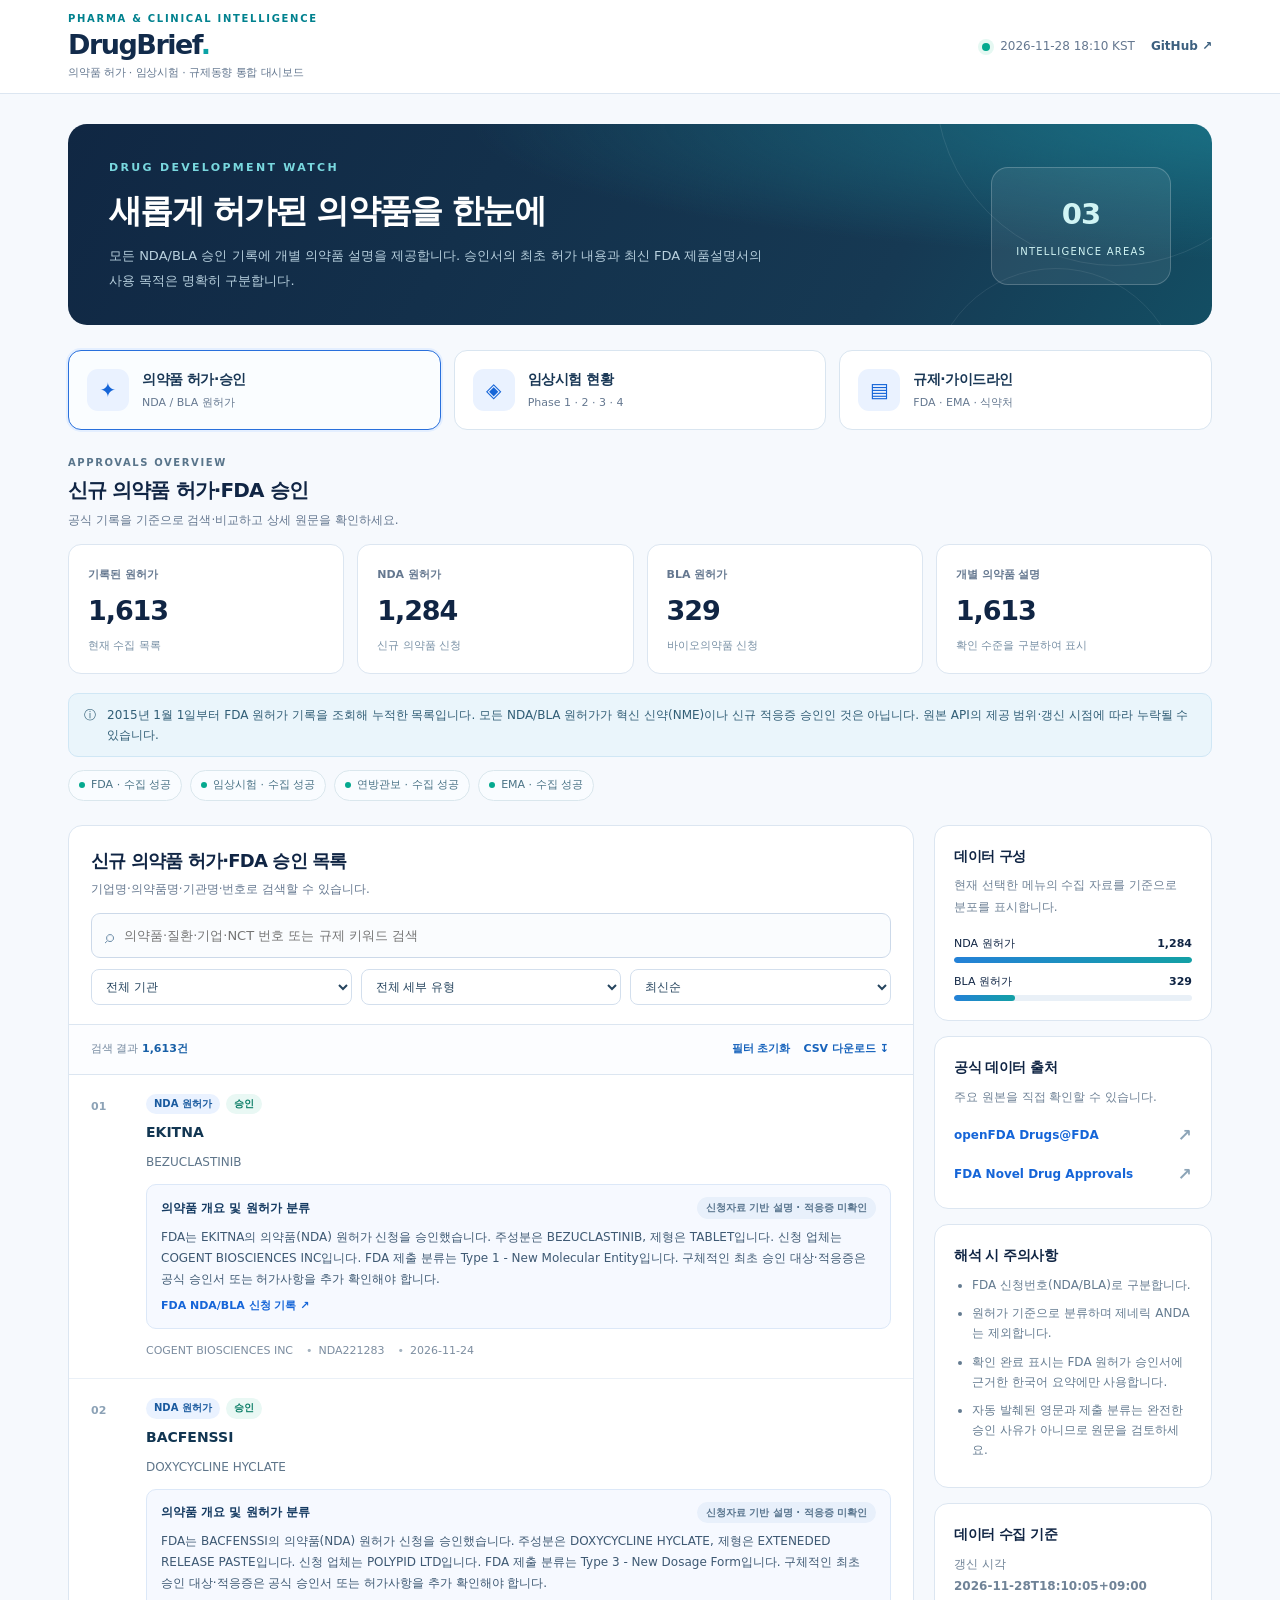
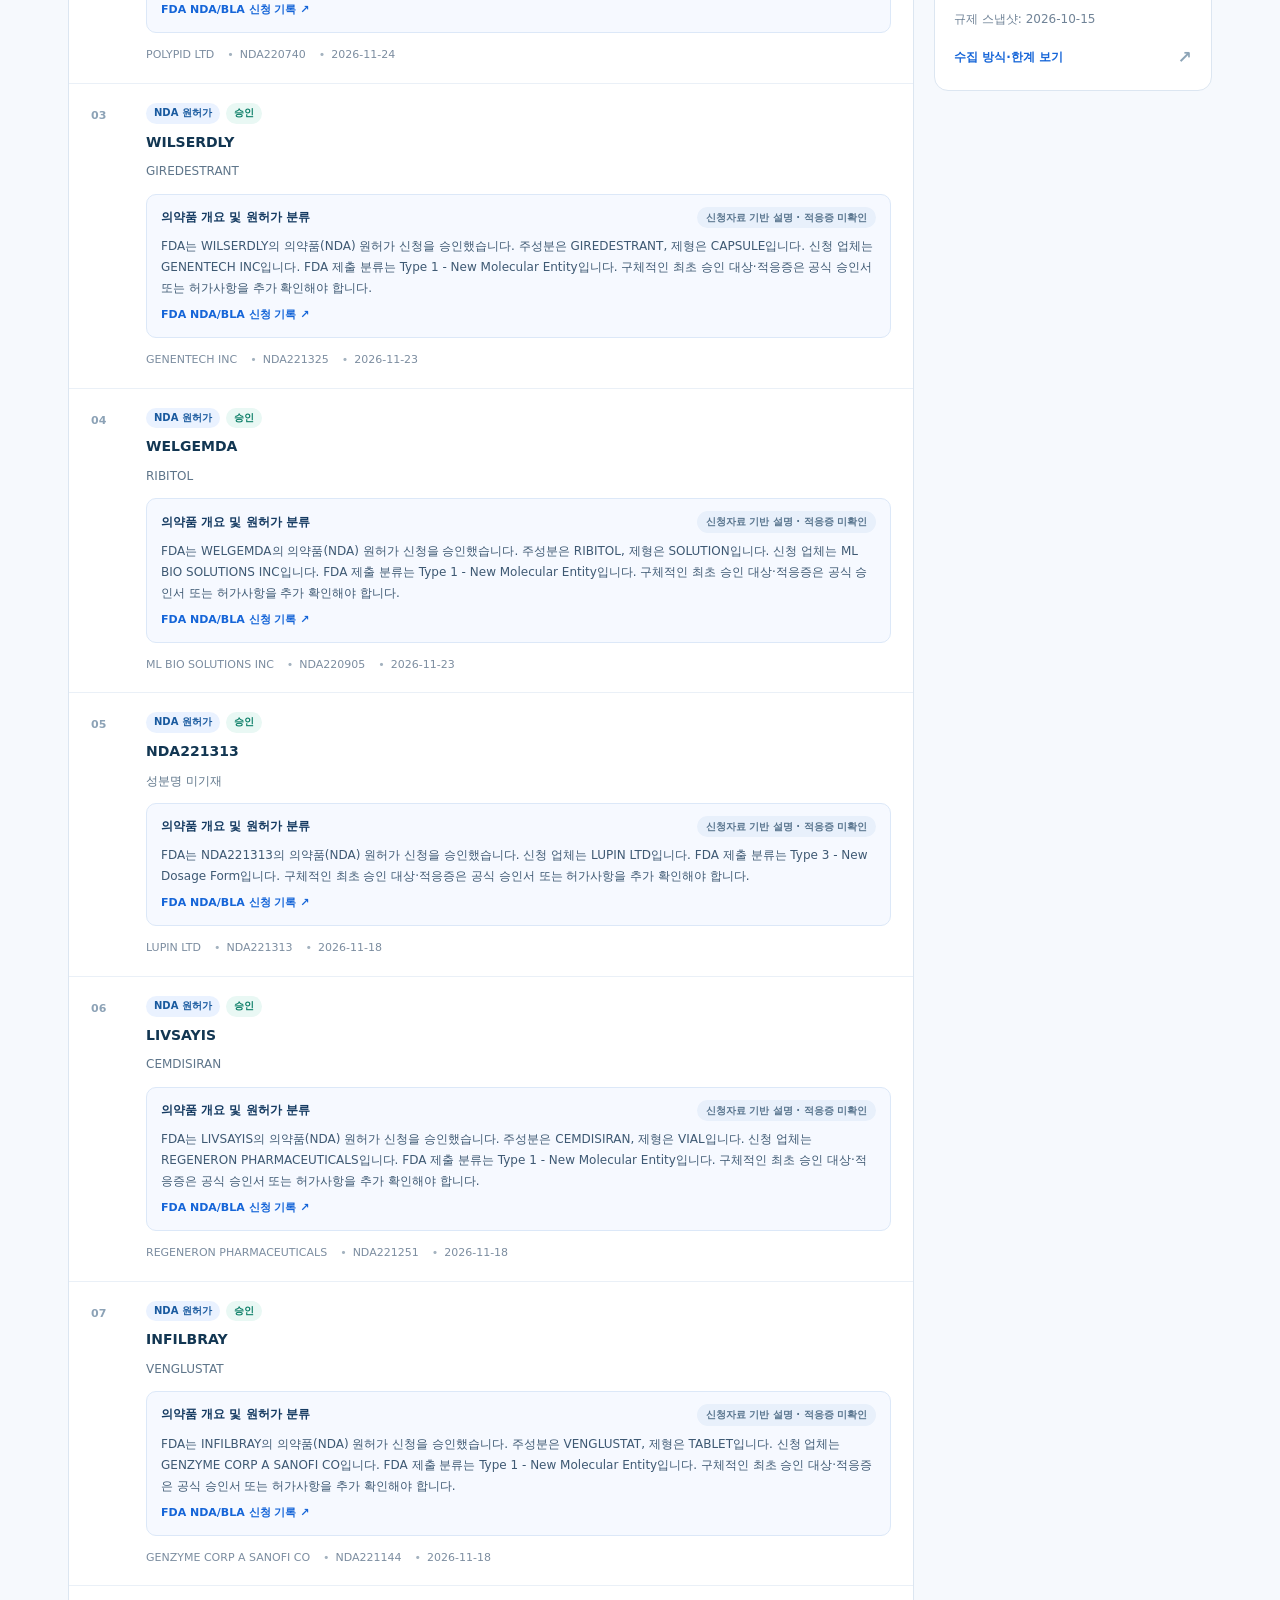
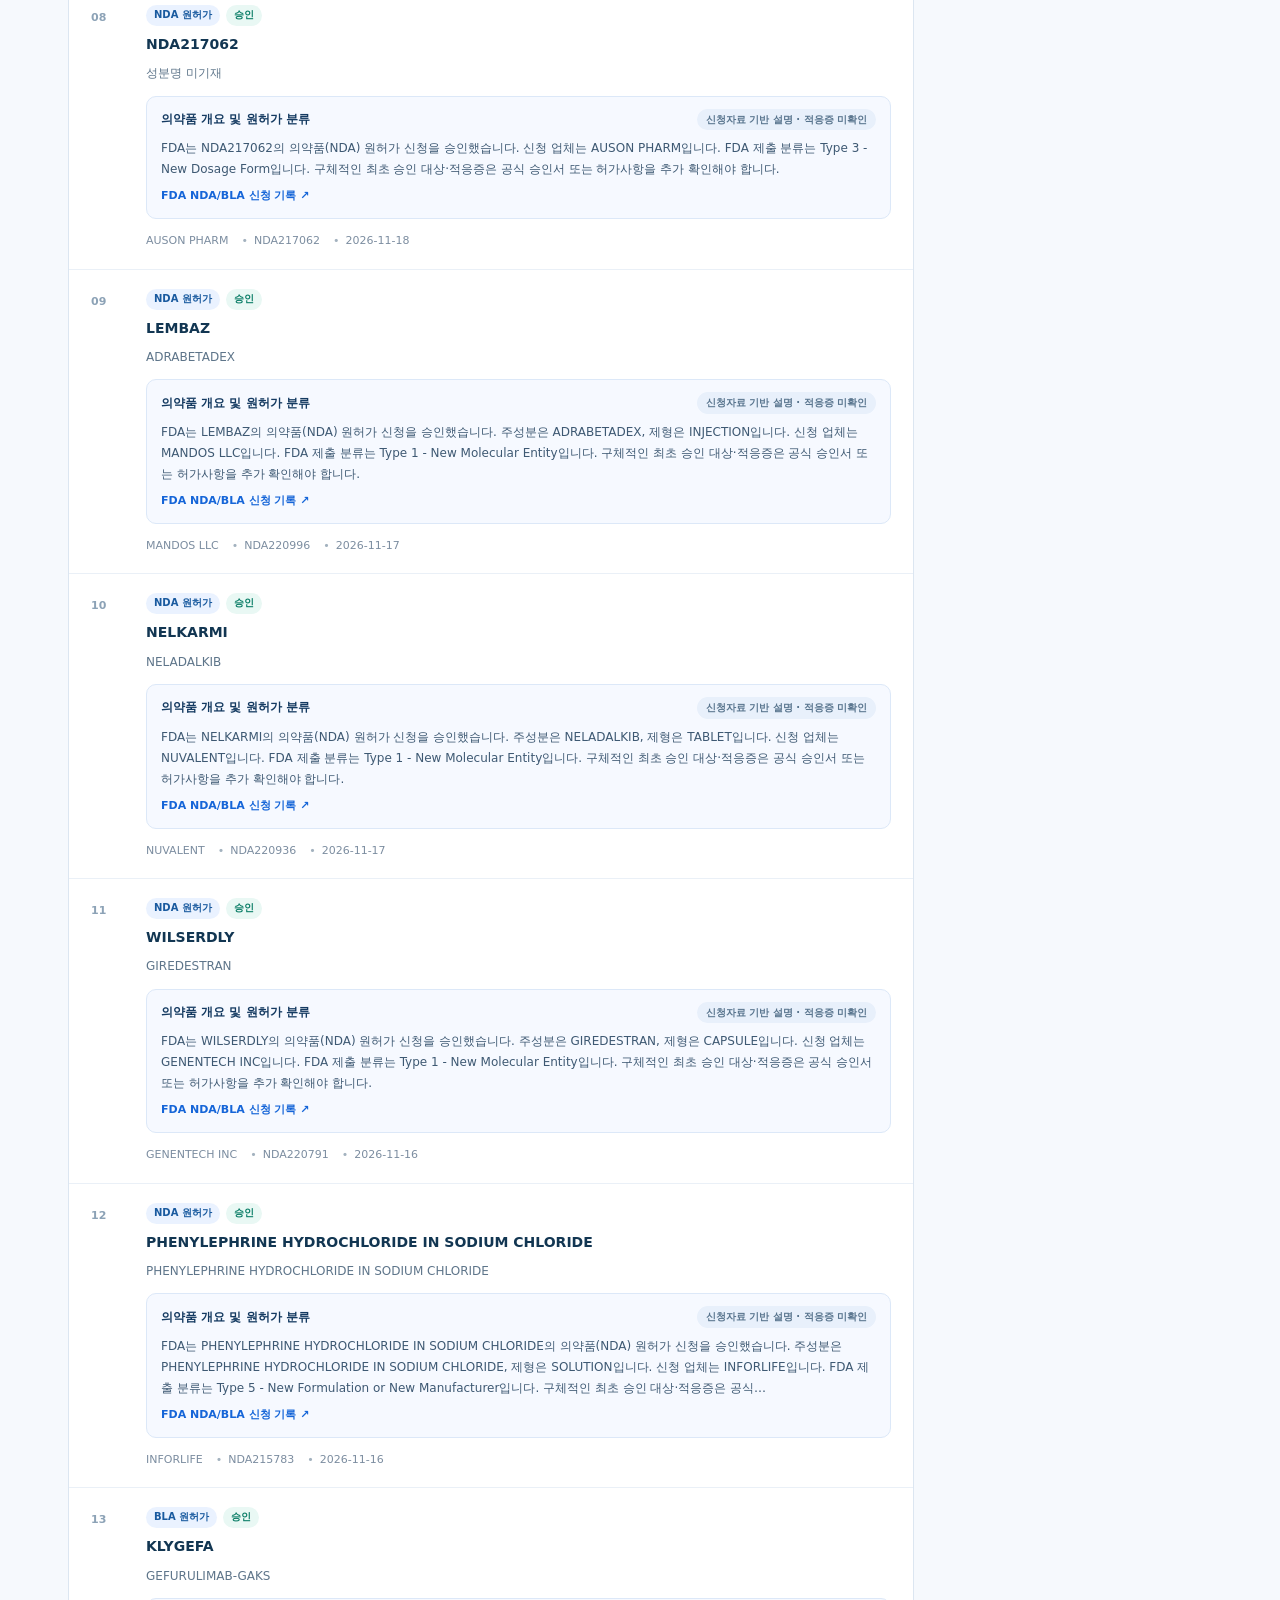
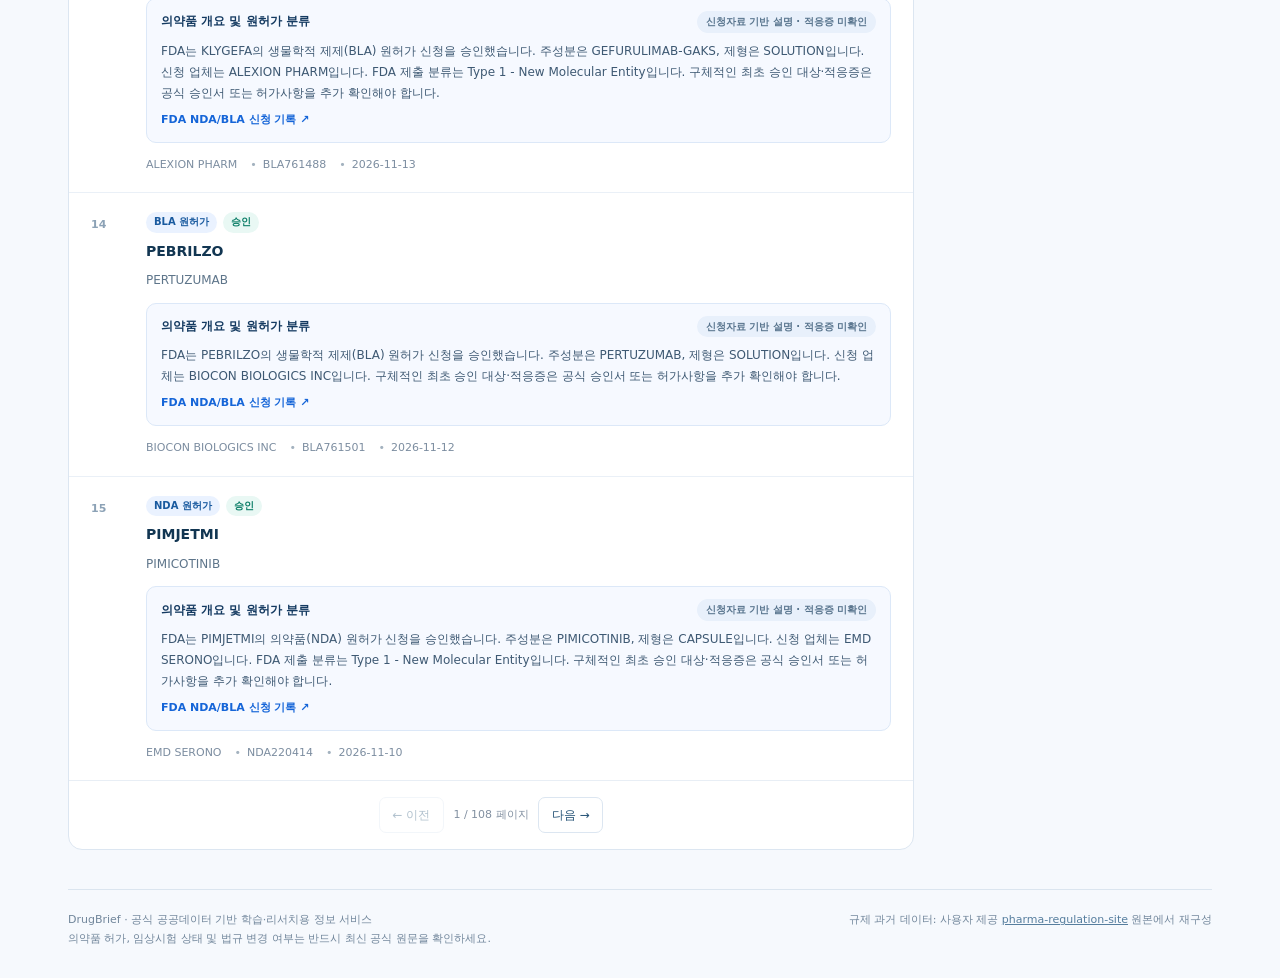
<file: index.html>
<!doctype html>
<html lang="ko">
<head>
  <meta charset="utf-8">
  <meta name="viewport" content="width=device-width,initial-scale=1">
  <meta name="description" content="DrugBrief: 신규 의약품 허가, FDA 승인, 글로벌 임상시험 및 규제·가이드라인 변경 정보 검색 대시보드">
  <meta name="theme-color" content="#102544">
  <title>DrugBrief | 의약품 허가·임상시험·규제 인텔리전스</title>
  <link rel="stylesheet" href="./assets/app.css">
</head>
<body>
  <div id="app">
    <div class="bootstrap"><span class="spinner"></span> 공식 자료를 준비하고 있습니다…</div>
  </div>
  <script src="./assets/app.js" defer></script>
</body>
</html>
</file>
<file: assets/app.css>
:root{--blue:#1565d8;--navy:#102544;--muted:#657890;--line:#dce6f1;--pale:#f6f9fd;--surface:#fff;--teal:#008d98;--font:Inter,Pretendard,"Apple SD Gothic Neo","Malgun Gothic",system-ui,sans-serif}*{box-sizing:border-box}html{scroll-behavior:smooth}body{margin:0;background:var(--pale);color:var(--navy);font:14px/1.68 var(--font)}button,input,select{font:inherit}button{cursor:pointer}a{color:var(--blue)}a:hover{text-decoration:underline}.container{max-width:1200px;margin:0 auto;padding:0 28px}.site-header{background:var(--surface);border-bottom:1px solid var(--line)}.header-inner{display:flex;align-items:center;justify-content:space-between;gap:22px;min-height:93px}.brand{display:flex;flex-direction:column;text-decoration:none;gap:2px}.brand .eyebrow{font-size:10px;letter-spacing:.17em;color:#00818e;font-weight:800}.brand strong{font-size:27px;line-height:1.2;letter-spacing:-.055em;color:#122b4b}.brand small{font-size:11px;color:var(--muted);letter-spacing:-.015em}.header-status{display:flex;align-items:center;gap:10px;font-size:12px;color:var(--muted)}.live-dot{width:8px;height:8px;border-radius:50%;background:#a6afb9;box-shadow:0 0 0 4px #eef2f6;flex:none}.live-dot.good{background:#05a98f;box-shadow:0 0 0 4px #e5f8f2}.top-links{display:flex;align-items:center;gap:16px}.top-links a{font-size:12px;color:#3c607f;text-decoration:none;font-weight:600}.hero{margin:30px 0 25px;padding:35px 41px 32px;border-radius:19px;color:white;background:radial-gradient(ellipse at 110% 0%,#1a7387 0,transparent 48%),linear-gradient(120deg,#102743 0%,#163953 72%,#134e63 100%);position:relative;overflow:hidden;display:grid;grid-template-columns:minmax(0,1fr) auto;align-items:center;gap:26px}.hero:before{content:"";position:absolute;border:1px solid #ffffff17;border-radius:50%;width:360px;height:360px;right:-85px;top:-220px}.hero:after{content:"";position:absolute;border:1px solid #ffffff15;border-radius:50%;width:250px;height:250px;right:30px;bottom:-195px}.hero>*{position:relative;z-index:1}.hero-label{color:#79d8df;font-size:11px;letter-spacing:.21em;font-weight:700}.hero h1{font-size:clamp(22px,3vw,33px);letter-spacing:-.052em;line-height:1.35;margin:12px 0 10px}.hero p{font-size:13px;color:#b8d0de;max-width:670px;margin:0;line-height:1.9}.hero-mark{border:1px solid #ffffff35;background:#ffffff13;padding:22px 24px;border-radius:17px;color:#d0f4f4;text-align:center;min-width:162px}.hero-mark b{font-size:29px;display:block;letter-spacing:-.03em}.hero-mark span{font-size:10px;letter-spacing:.12em}.tabs{display:grid;grid-template-columns:repeat(3,minmax(0,1fr));gap:13px;margin:0 0 20px}.tab{border:1px solid #d9e5f0;background:#fff;padding:17px 18px;border-radius:13px;display:flex;align-items:center;text-align:left;gap:13px;color:#193755;transition:border-color .18s,box-shadow .18s,transform .18s}.tab:hover{border-color:#a6bddd;transform:translateY(-1px)}.tab.active{border-color:#2970dc;box-shadow:0 0 0 2px #e4efff;background:#fafdff}.tab-icon{font-size:20px;display:grid;place-items:center;width:42px;height:42px;background:#eaf2ff;color:var(--blue);border-radius:11px;flex:none}.tab b{display:block;font-size:14px;letter-spacing:-.035em}.tab small{display:block;font-size:11px;color:var(--muted);margin-top:2px}.section-kicker{color:#59758b;text-transform:uppercase;font-size:10px;letter-spacing:.16em;font-weight:750}.section-heading{display:flex;justify-content:space-between;align-items:end;gap:12px;margin:15px 0 13px}.section-heading h2{margin:0;font-size:20px;letter-spacing:-.045em}.section-heading p{margin:3px 0 0;font-size:12px;color:var(--muted)}.stats{display:grid;grid-template-columns:repeat(4,minmax(0,1fr));gap:13px}.stat{background:white;border:1px solid var(--line);border-radius:13px;padding:17px 19px;min-height:102px}.stat-label{font-size:11px;color:var(--muted);font-weight:600}.stat strong{font-size:27px;display:block;letter-spacing:-.04em;margin:3px 0 -1px}.stat small{font-size:11px;color:#7890a5}.alert{display:flex;gap:11px;align-items:start;padding:11px 15px;border-radius:10px;background:#eaf5fb;border:1px solid #d0e7f5;margin:19px 0 0;color:#315e76;font-size:12px}.alert.warning{background:#fff7ea;border-color:#f6e4c6;color:#92602c}.alert strong{font-weight:700}.status-tags{display:flex;flex-wrap:wrap;align-items:center;gap:8px;margin:13px 0 24px}.source-status{font-size:11px;color:#497285;padding:5px 10px;border:1px solid #dae7ed;border-radius:999px;background:#f9fcff}.source-status .mini-dot{display:inline-block;border-radius:50%;height:6px;width:6px;background:#94a3b8;margin-right:6px}.source-status.ok .mini-dot{background:#05a98f}.source-status.stale .mini-dot,.source-status.error .mini-dot{background:#d89030}.content-grid{display:grid;grid-template-columns:minmax(0,1fr) 278px;align-items:start;gap:20px;margin-top:4px}.panel{background:white;border:1px solid var(--line);border-radius:14px;overflow:hidden}.panel-header{padding:20px 22px 14px}.panel-title{font-size:18px;letter-spacing:-.045em;font-weight:800}.panel-sub{font-size:12px;color:var(--muted);margin-top:3px}.filters{padding:0 22px 19px;border-bottom:1px solid var(--line)}.search{display:flex;align-items:center;gap:8px;border:1px solid #ccd9e9;background:#fafcfe;padding:0 13px;border-radius:9px;margin-bottom:11px}.search:focus-within{border-color:#2a72db;box-shadow:0 0 0 3px #eaf1fd}.search-icon{color:#7694ae;font-size:18px}.search input{background:transparent;border:0;outline:0;width:100%;height:43px;font-size:13px;min-width:0}.filter-row{display:grid;grid-template-columns:1fr 1fr 1fr;gap:9px}.filter-row select{background:white;border:1px solid #d3dfed;border-radius:8px;padding:9px 27px 9px 10px;min-width:0;width:100%;font-size:12px;color:#25445e}.filter-summary{display:flex;gap:10px;justify-content:space-between;align-items:center;flex-wrap:wrap;padding:13px 22px;background:#fcfdff;border-bottom:1px solid var(--line);color:#71869d;font-size:11px}.filter-summary strong{color:#175fa7}.action-buttons{display:flex;gap:9px}.text-button{background:none;color:#1763bc;border:0;font-size:11px;font-weight:750;padding:2px}.records{min-height:140px}.record{display:grid;grid-template-columns:44px minmax(0,1fr);gap:11px;padding:19px 22px 18px;border-bottom:1px solid #eaf0f7}.record:last-child{border-bottom:0}.record-number{font-size:11px;color:#8ca2b6;font-weight:700;margin-top:4px;font-variant-numeric:tabular-nums}.record-top{display:flex;align-items:center;gap:6px;flex-wrap:wrap;margin-bottom:7px}.pill{font-size:10px;font-weight:750;padding:2px 8px;border-radius:99px;color:#195a9f;background:#eaf2ff}.pill.green{background:#e9f8f4;color:#087c65}.pill.amber{color:#956116;background:#fff5e4}.pill.gray{color:#64748b;background:#eef2f6}.record .record-title{margin:0;font-size:14px;color:#123652;font-weight:750;line-height:1.58;overflow-wrap:anywhere;text-align:left;background:none;border:0;padding:0;max-width:100%}.record-title:hover{color:var(--blue);text-decoration:underline}.record-desc{font-size:12px;color:#5e758a;margin:7px 0 9px;line-height:1.78;display:-webkit-box;-webkit-line-clamp:2;-webkit-box-orient:vertical;overflow:hidden;overflow-wrap:anywhere}.record-meta{color:#7c8da0;font-size:11px;display:flex;gap:13px;flex-wrap:wrap}.record-meta span:before{content:"•";margin-right:6px;color:#a3b2bf}.record-meta span:first-child:before{content:"";margin:0}.empty{padding:49px 28px;text-align:center;color:#7890a3}.empty strong{font-size:16px;color:#234869;display:block;margin-bottom:7px}.pagination{display:flex;gap:9px;align-items:center;justify-content:center;border-top:1px solid #e8eef5;padding:16px}.pagination button{background:#fff;border:1px solid var(--line);padding:7px 13px;border-radius:7px;color:#245276;font-size:12px}.pagination button:disabled{opacity:.35;cursor:not-allowed}.pagination span{font-size:11px;color:#8290a1}.aside{display:grid;gap:15px}.aside .aside-block{padding:19px}.aside h3{font-size:14px;margin:0 0 7px;letter-spacing:-.035em}.aside p{font-size:12px;color:#708397;margin:0 0 12px;line-height:1.8}.bars{display:grid;gap:10px;margin-top:16px}.bar-top{display:flex;justify-content:space-between;gap:6px;font-size:11px;margin-bottom:4px}.bar-top span{overflow:hidden;text-overflow:ellipsis;white-space:nowrap}.bar-top b{font-size:11px;font-variant-numeric:tabular-nums}.bar-track{height:6px;background:#e9f0f7;border-radius:99px;overflow:hidden}.bar-track span{display:block;height:100%;background:linear-gradient(90deg,#2481d7,#13a0a5);border-radius:99px}.source-list{display:grid;gap:11px}.source-link{text-decoration:none;display:flex;gap:10px;align-items:center;justify-content:space-between;font-weight:600;font-size:12px}.source-link span{font-size:17px;color:#8ca4b7}.guide-list{margin:0;padding-left:18px;color:#647b90;font-size:12px}.guide-list li{margin:8px 0}.archive-switch{display:flex;align-items:center;gap:9px;justify-content:space-between;margin-top:13px;padding:10px 12px;background:#f4f8fc;border:1px solid #dce8f5;border-radius:10px}.archive-switch label{font-size:11px;color:#385a72;line-height:1.5}.archive-switch input{width:17px;height:17px;accent-color:#1565d8;cursor:pointer}.page-footer{margin:39px 0 30px;padding:21px 0 0;border-top:1px solid #dbe5ef;font-size:11px;color:#71869b;display:flex;gap:18px;align-items:start;justify-content:space-between}.page-footer a{color:#567e9e}.bootstrap{text-align:center;padding:120px 16px;color:#6c8296}.spinner{display:inline-block;width:13px;height:13px;margin-right:6px;border:2px solid #ccc;border-top-color:var(--blue);border-radius:50%;animation:spin 1s linear infinite}@keyframes spin{to{transform:rotate(360deg)}}.modal-overlay{position:fixed;inset:0;z-index:50;background:#0c213aa1;display:grid;place-items:center;padding:15px}.detail-modal{background:white;border-radius:17px;max-width:690px;width:100%;max-height:min(86vh,760px);overflow:auto;padding:29px 31px;box-shadow:0 26px 90px #11294454}.modal-head{display:flex;align-items:start;justify-content:space-between;gap:12px}.detail-modal h2{font-size:22px;line-height:1.45;margin:15px 0 17px;overflow-wrap:anywhere;letter-spacing:-.035em}.close{border:1px solid var(--line);border-radius:8px;background:white;width:34px;height:34px;font-size:22px;line-height:1;flex:none}.detail-summary{padding:14px 16px;background:#f6f9fc;border:1px solid #e3ebf3;border-radius:10px;color:#436079;white-space:pre-wrap;line-height:1.8;font-size:13px;overflow-wrap:anywhere}.detail-fields{display:grid;grid-template-columns:145px 1fr;gap:9px 13px;margin:22px 0}.detail-fields dt{color:#8394a8;font-size:12px}.detail-fields dd{margin:0;font-size:12px;color:#284b66;overflow-wrap:anywhere}.primary-link{display:inline-flex;text-decoration:none;align-items:center;gap:7px;border-radius:8px;padding:10px 15px;background:var(--blue);color:#fff;font-size:12px;font-weight:750}.primary-link:hover{text-decoration:none;background:#0c54c0}.disclaimer{font-size:11px;color:#7a8fa2;margin-top:17px}@media(max-width:980px){.container{padding:0 19px}.hero{padding:30px}.stats{grid-template-columns:repeat(2,1fr)}.content-grid{grid-template-columns:minmax(0,1fr)}.aside{grid-template-columns:repeat(2,minmax(0,1fr))}.tabs .tab-icon{width:35px;height:35px}.tab{padding:13px 10px;gap:9px}.tab b{font-size:12px}.tab small{font-size:10px}}@media(max-width:650px){.header-inner{align-items:start;flex-direction:column;gap:10px;padding-top:19px;padding-bottom:18px}.brand strong{font-size:23px}.top-links{width:100%;justify-content:space-between}.hero{margin:19px 0 16px;grid-template-columns:1fr;padding:26px 22px}.hero-mark{display:none}.tabs{gap:7px}.tab{display:grid;justify-items:center;text-align:center;padding:10px 5px}.tab .tab-icon{width:33px;height:33px;font-size:16px}.tab b{font-size:11px;line-height:1.35}.tab small{display:none}.stats{gap:8px}.stat{min-height:92px;padding:13px}.stat strong{font-size:24px}.filter-row{grid-template-columns:1fr 1fr}.filter-row select:last-child{grid-column:1/-1}.panel-header{padding:17px 16px}.filters{padding:0 16px 16px}.filter-summary{padding:13px 16px}.record{grid-template-columns:29px 1fr;gap:8px;padding:18px 15px}.record .record-title{font-size:13px}.aside{grid-template-columns:1fr}.page-footer{display:block}.page-footer div{margin-bottom:6px}.detail-modal{padding:22px 18px}.detail-fields{grid-template-columns:115px 1fr}.section-heading h2{font-size:17px}}@media(prefers-reduced-motion:reduce){html{scroll-behavior:auto}*{animation:none!important;transition:none!important}}

/* NDA/BLA approval purpose and provenance */
.approval-reason{margin:11px 0 13px;background:#f6f9ff;border:1px solid #dce8f8;border-radius:10px;padding:12px 14px;font-size:12px;line-height:1.75;color:#3e5973}
.approval-reason.verified{background:#f0f9f6;border-color:#c8e8dc}
.approval-reason-head{display:flex;align-items:center;flex-wrap:wrap;gap:6px 11px;justify-content:space-between}
.approval-reason-head strong{color:#143a61;font-size:12px}
.approval-basis{font-size:10px;color:#59758e;background:#e8f0fb;border-radius:99px;padding:2px 9px;font-weight:650}
.approval-reason.verified .approval-basis{background:#d9f2e7;color:#187454}
.approval-reason p{margin:8px 0 5px;overflow-wrap:anywhere;white-space:pre-wrap}
.approval-reason a{font-weight:700;font-size:11px;text-decoration:none}
.approval-reason a:hover{text-decoration:underline}
.detail-modal .approval-reason{margin:16px 0 3px}

/* Additional indication context for every approval (not necessarily original indication) */
.approval-reason.labeled{background:#eef7ff;border-color:#c9dff4}
.approval-reason.labeled .approval-basis{background:#dceeff;color:#235d88}
.record .approval-reason p{line-height:1.75}
</file>
